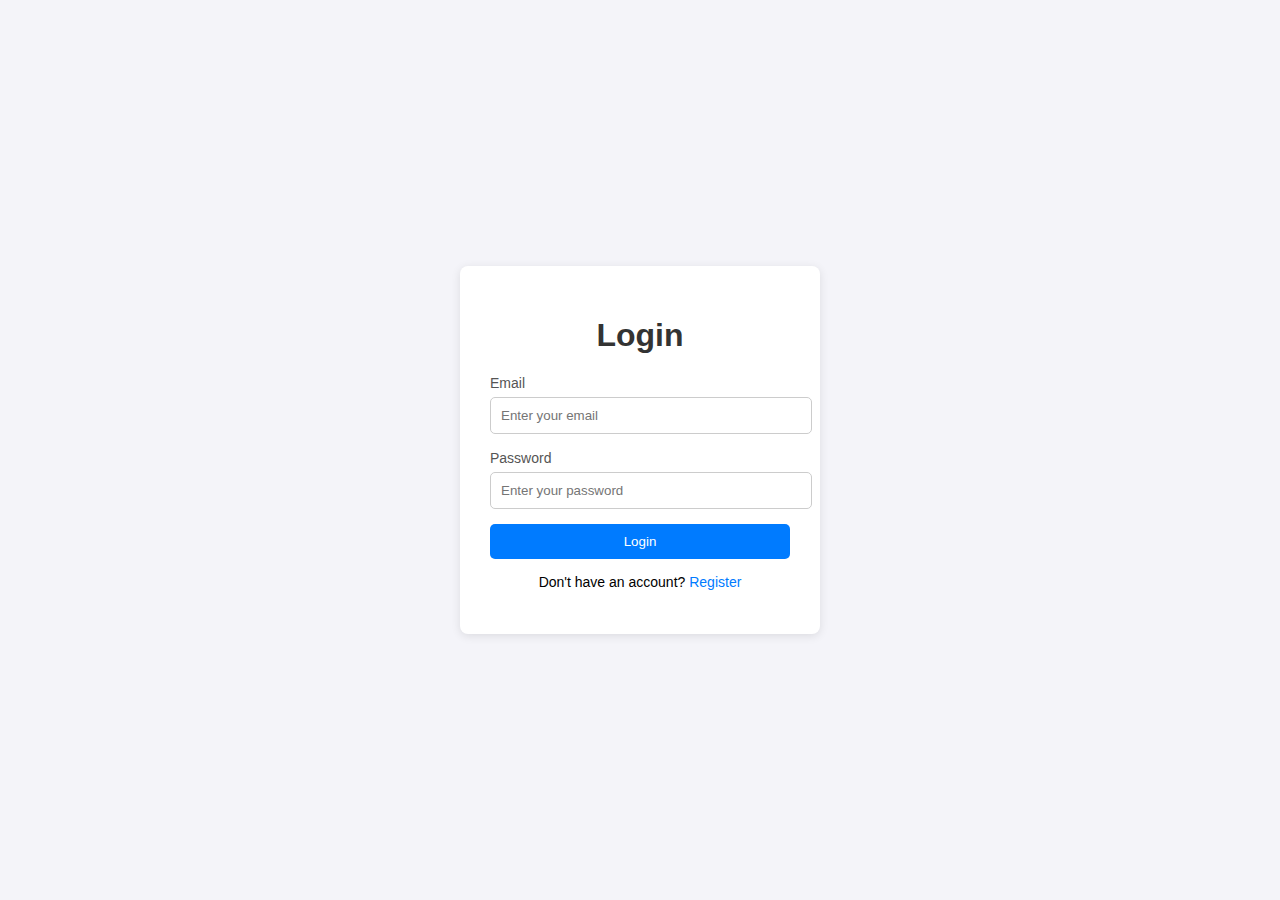
<file: login/login.html>
<!DOCTYPE html>
<html lang="en">
<head>
    <meta charset="UTF-8">
    <meta name="viewport" content="width=device-width, initial-scale=1.0">
    <title>Login</title>
    <link rel="stylesheet" href="login.css">
</head>
<body>
    <div class="container">
        <h1>Login</h1>
        <form action="#" method="post">
            <div class="form-group">
                <label for="email">Email</label>
                <input type="email" id="email" name="email" placeholder="Enter your email" required>
            </div>
            <div class="form-group">
                <label for="password">Password</label>
                <input type="password" id="password" name="password" placeholder="Enter your password" required>
            </div>
            <button type="submit" class="btn">Login</button>
            <p>Don't have an account? <a href="../register/index.html">Register</a></p>
        </form>
    </div>
</body>
</html>
</file>
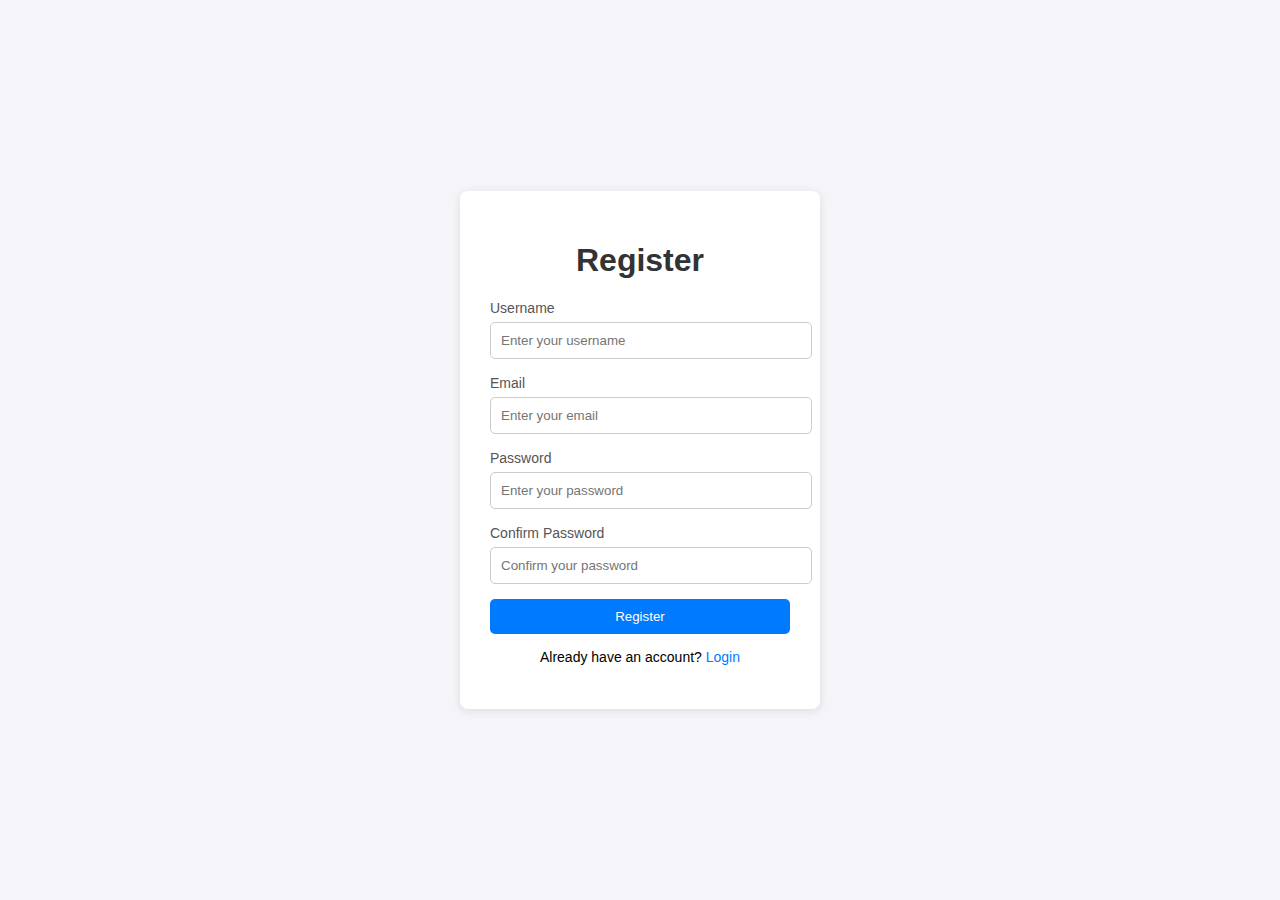
<file: registry/registry.html>
<!DOCTYPE html>
<html lang="en">
<head>
    <meta charset="UTF-8">
    <meta name="viewport" content="width=device-width, initial-scale=1.0">
    <title>Register</title>
    <link rel="stylesheet" href="registry.css">
</head>
<body>
    <div class="container">
        <h1>Register</h1>
        <form action="#" method="post">
            <div class="form-group">
                <label for="username">Username</label>
                <input type="text" id="username" name="username" placeholder="Enter your username" required>
            </div>
            <div class="form-group">
                <label for="email">Email</label>
                <input type="email" id="email" name="email" placeholder="Enter your email" required>
            </div>
            <div class="form-group">
                <label for="password">Password</label>
                <input type="password" id="password" name="password" placeholder="Enter your password" required>
            </div>
            <div class="form-group">
                <label for="confirm-password">Confirm Password</label>
                <input type="password" id="confirm-password" name="confirm-password" placeholder="Confirm your password" required>
            </div>
            <button type="submit" class="btn">Register</button>
            <p>Already have an account? <a href="../login/index.html">Login</a></p>
        </form>
    </div>
</body>
</html>
</file>
<file: login/login.css>
body {
    font-family: Arial, sans-serif;
    background: #f4f4f9;
    margin: 0;
    padding: 0;
    display: flex;
    justify-content: center;
    align-items: center;
    height: 100vh;
}

.container {
    background: #fff;
    padding: 30px;
    border-radius: 8px;
    box-shadow: 0 2px 10px rgba(0, 0, 0, 0.1);
    width: 300px;
    text-align: center;
}

h1 {
    margin-bottom: 20px;
    color: #333;
}

.form-group {
    margin-bottom: 15px;
    text-align: left;
}

label {
    font-size: 14px;
    color: #555;
}

input {
    width: 100%;
    padding: 10px;
    border: 1px solid #ccc;
    border-radius: 5px;
    margin-top: 5px;
}

.btn {
    background: #007BFF;
    color: #fff;
    border: none;
    padding: 10px;
    border-radius: 5px;
    cursor: pointer;
    width: 100%;
}

.btn:hover {
    background: #0056b3;
}

p {
    margin-top: 15px;
    font-size: 14px;
}

a {
    color: #007BFF;
    text-decoration: none;
}

a:hover {
    text-decoration: underline;
}
</file>
<file: registry/registry.css>
body {
    font-family: Arial, sans-serif;
    background: #f4f4f9;
    margin: 0;
    padding: 0;
    display: flex;
    justify-content: center;
    align-items: center;
    height: 100vh;
}

.container {
    background: #fff;
    padding: 30px;
    border-radius: 8px;
    box-shadow: 0 2px 10px rgba(0, 0, 0, 0.1);
    width: 300px;
    text-align: center;
}

h1 {
    margin-bottom: 20px;
    color: #333;
}

.form-group {
    margin-bottom: 15px;
    text-align: left;
}

label {
    font-size: 14px;
    color: #555;
}

input {
    width: 100%;
    padding: 10px;
    border: 1px solid #ccc;
    border-radius: 5px;
    margin-top: 5px;
}

.btn {
    background: #007BFF;
    color: #fff;
    border: none;
    padding: 10px;
    border-radius: 5px;
    cursor: pointer;
    width: 100%;
}

.btn:hover {
    background: #0056b3;
}

p {
    margin-top: 15px;
    font-size: 14px;
}

a {
    color: #007BFF;
    text-decoration: none;
}

a:hover {
    text-decoration: underline;
}
</file>
